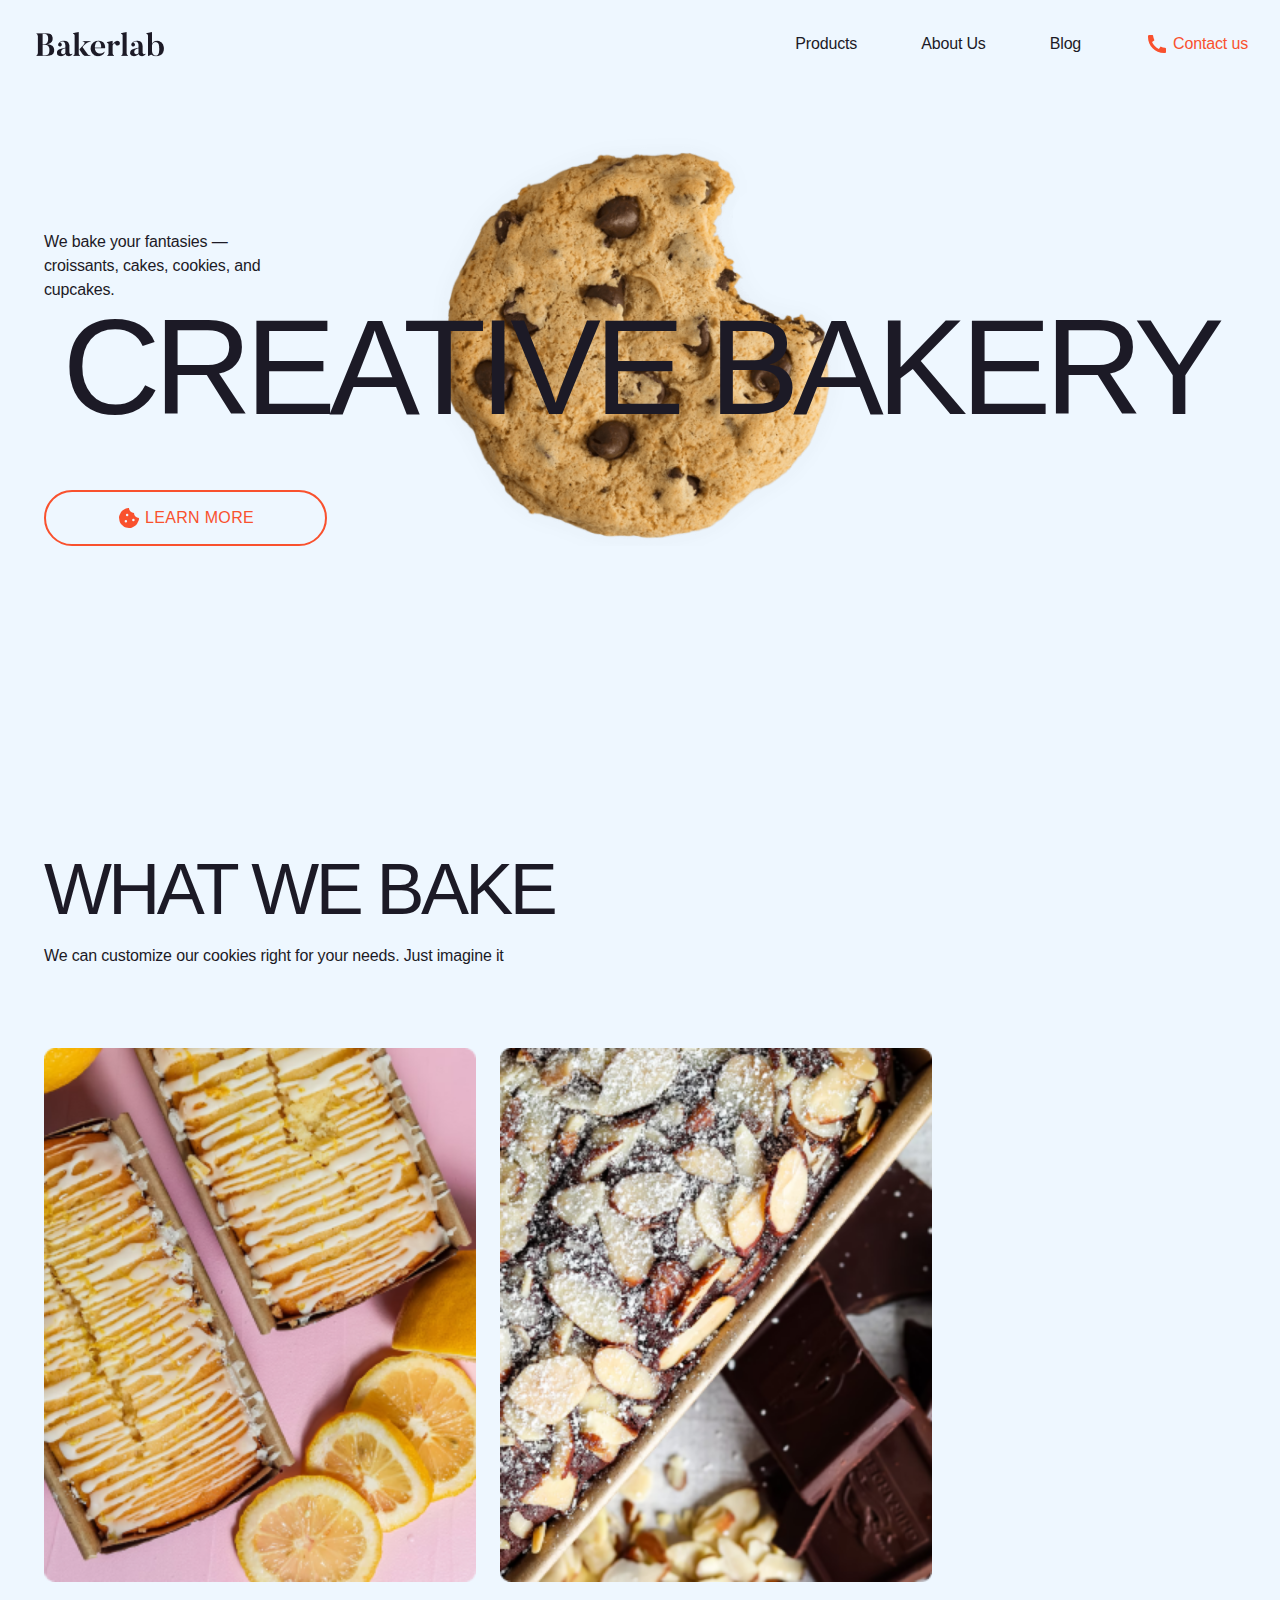
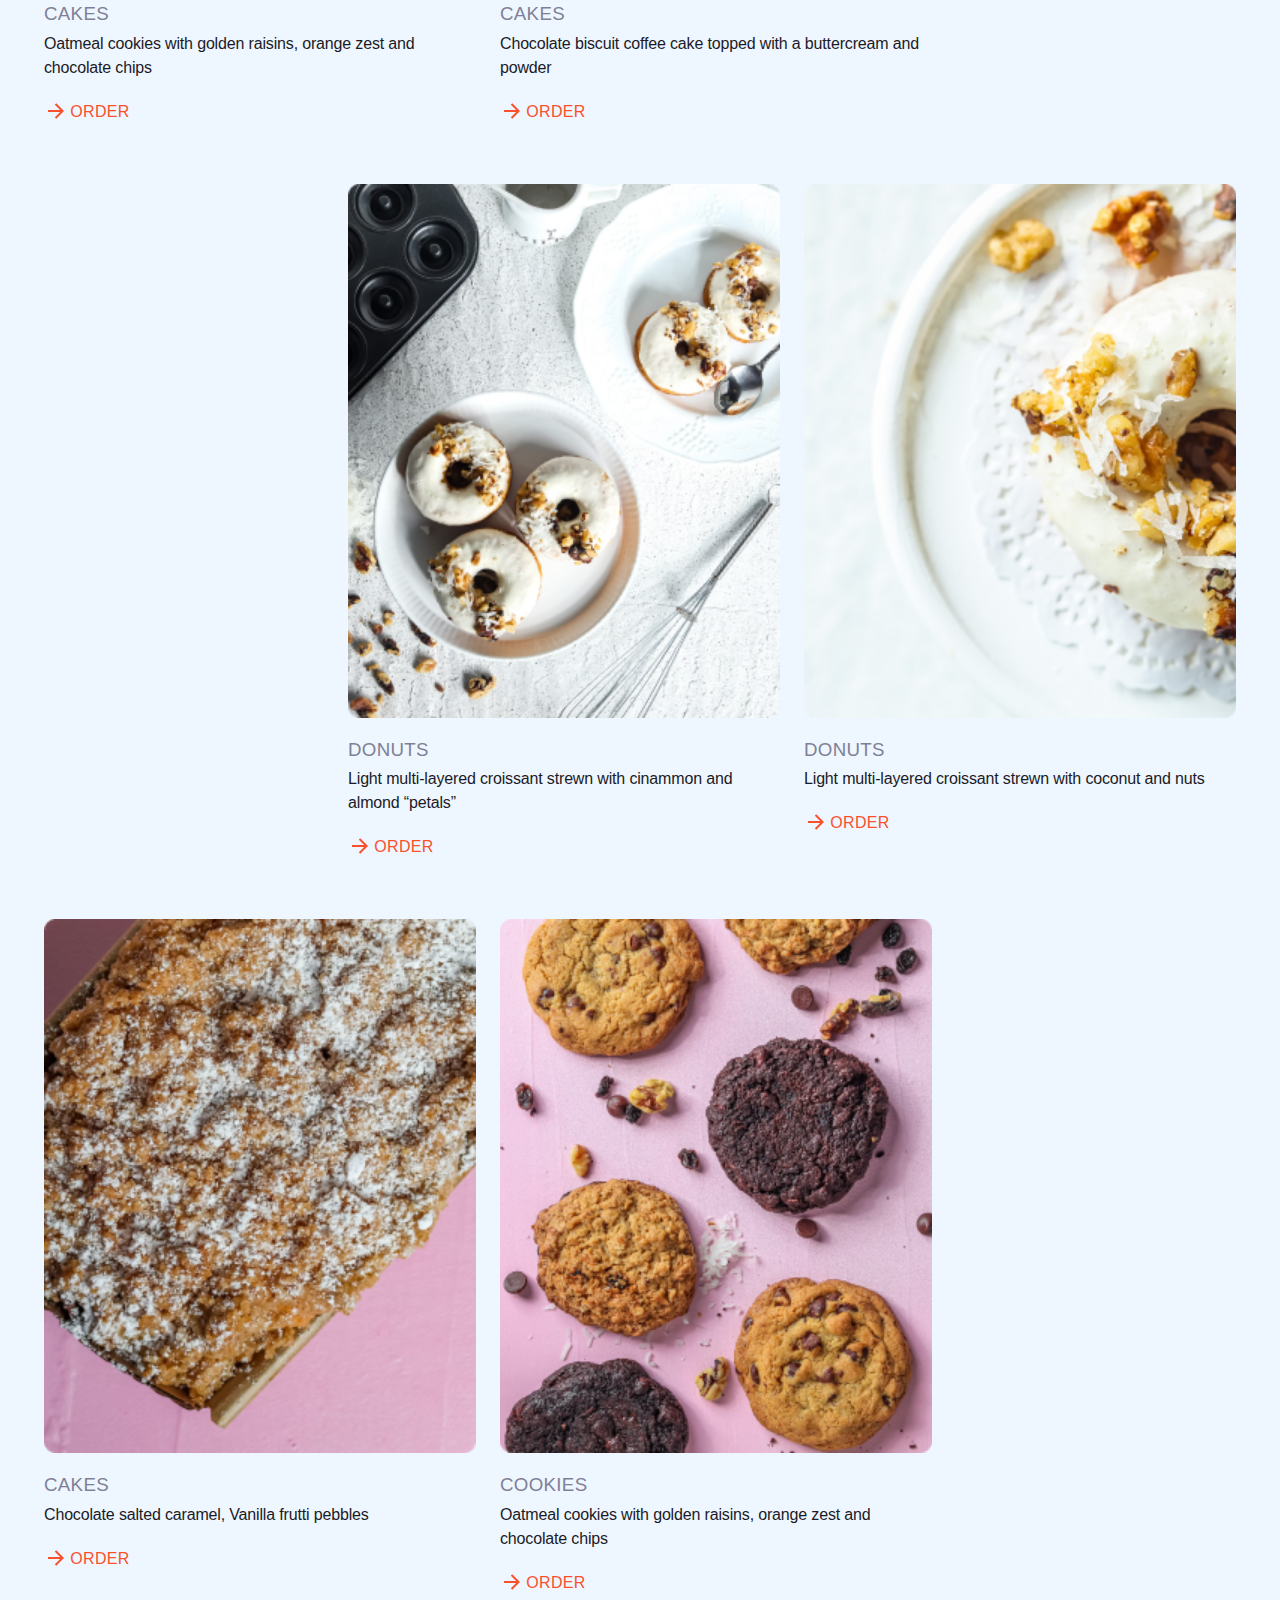
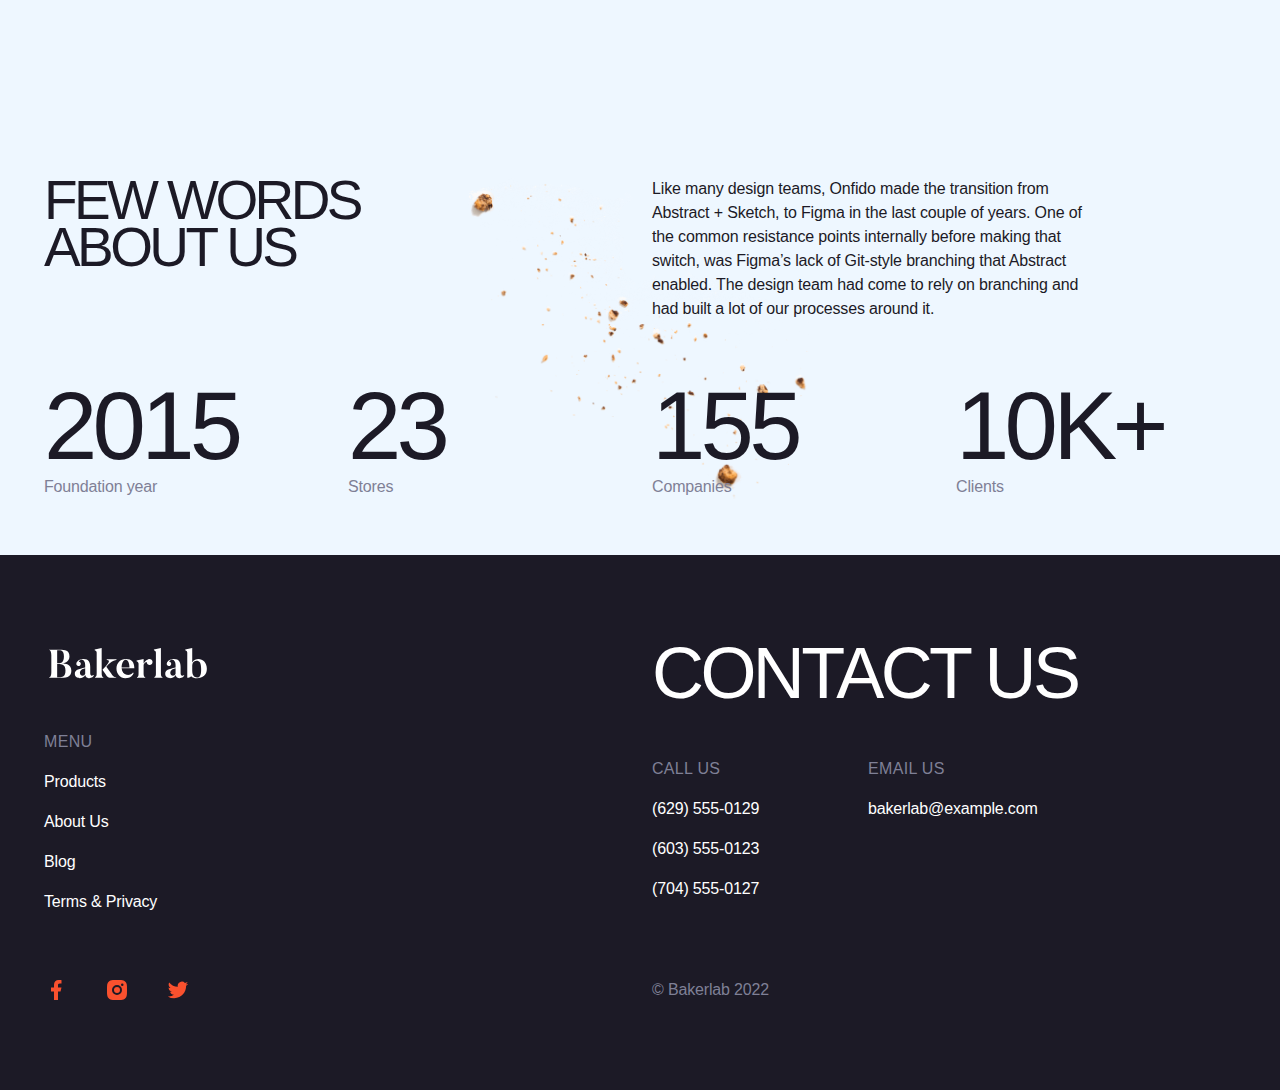
<file: index.html>
<!DOCTYPE html><html lang="en" class="page"><head><meta charset="utf-8"><meta name="viewport" content="width=device-width, initial-scale=1.0"><title>Creative bakery</title><link rel="icon" href="Icon-cookie-favicon.9486764a.png"><link rel="stylesheet" href="index.68ad9c33.css"></head><body class="page__body">  <header class="header"> <div class="top-bar"> <a href="#" class="top-bar__logo-link"> <img class="top-bar__logo" src="Bakerlab-logo.5183a784.svg" alt="Bakery logo"> </a> <a href="#menu" class="icon icon--menu"></a> </div> <div class="header__bottom"> <p class="header__text">We bake your fantasies — croissants, cakes, cookies, and cupcakes.</p> <h1 class="header__title">Creative bakery</h1>  <div class="header__button"> <a href="#about-us" class="header__button-top">Learn more </a> </div> <aside class="menu page__menu" id="menu"> <div class="menu__top top-bar"> <a href="#" class="top-bar__logo"> <img class="menu__logo" src="logo(1).589cf717.png" alt="Bakery logo"> </a> <a href="#" class="icon icon--close"></a> </div> <div class="menu__content"> <nav class="nav"> <ul class="nav__list"> <li class="nav__item"> <a class="nav__link" href="#products"><span>Products</span></a> </li> <li class="nav__item"> <a class="nav__link" href="#about-us">About Us</a> </li> <li class="nav__item"> <a target="_blank" class="nav__link" href="https://www.instagram.com/sgcreativebakery/"> Blog </a> </li> <li class="nav__item"> <a class="nav__link nav__link--contacts" href="#contact-us"> <img class="icon--phone" src="icon-phone.1ce4b8b8.svg" alt="icon-phone"> Contact us </a> </li> </ul> </nav> </div> </aside> </div> </header> <main class="main"> <section class="main__products" id="products"> <h2 class="section section__products">What we bake</h2> <p class="section__products-text">We can customize our cookies right for your needs. Just imagine it</p> <div class="products__wraper"> <article class="product"> <img class="product__photo" src="photo-1.c96aa962.png" alt="Cake"> <h3 class="product__title">Cakes</h3> <p class="product__text">Oatmeal cookies with golden raisins, orange zest and chocolate chips</p> <a href="#footer" class="product__button">Order</a> </article> <article class="product"> <img class="product__photo" src="photo-2.c5d05497.png" alt="Cake"> <h3 class="product__title">Cakes</h3> <p class="product__text">Chocolate biscuit coffee cake topped with a buttercream and powder</p> <a href="#footer" class="product__button">Order</a> </article> <article class="product product--right-3"> <img class="product__photo" src="photo-3.711ce491.png" alt="Donut"> <h3 class="product__title">Donuts</h3> <p class="product__text">Light multi-layered croissant strewn with cinammon and almond “petals”</p> <a href="#footer" class="product__button">Order</a> </article> <article class="product product--right"> <img class="product__photo" src="photo-4.c72adbeb.png" alt="Donut"> <h3 class="product__title">Donuts</h3> <p class="product__text">Light multi-layered croissant strewn with coconut and nuts</p> <a href="#footer" class="product__button">Order</a> </article> <article class="product"> <img class="product__photo" src="photo-5.aa955e34.png" alt="Cake"> <h3 class="product__title">Cakes</h3> <p class="product__text">Chocolate salted caramel, Vanilla frutti pebbles</p> <a href="#footer" class="product__button">Order</a> </article> <article class="product"> <img class="product__photo" src="photo-6.4df023fd.png" alt="Cookie"> <h3 class="product__title">Cookies</h3> <p class="product__text">Oatmeal cookies with golden raisins, orange zest and chocolate chips</p> <a href="#footer" class="product__button">Order</a> </article> </div> </section> <section class="about-us main__about-us" id="about-us"> <h2 class="section section__about-us-title">Few words About us</h2> <p class="section__about-us-text"> Like many design teams, Onfido made the transition from Abstract + Sketch, to Figma in the last couple of years. One of the common resistance points internally before making that switch, was Figma’s lack of Git-style branching that Abstract enabled. The design team had come to rely on branching and had built a lot of our processes around it. </p> <div class="stats"> <div class="stats__stat"> <h3 class="stat__title">2015</h3> <span class="stat__text">Foundation year</span> </div> <div class="stats__stat"> <h3 class="stat__title">23</h3> <span class="stat__text">Stores</span> </div> <div class="stats__stat"> <h3 class="stat__title">155</h3> <span class="stat__text">Companies</span> </div> <div class="stats__stat"> <h3 class="stat__title">10k+</h3> <span class="stat__text">Clients</span> </div> </div> </section> </main> <footer class="footer" id="footer"> <section class="footer__navigation"> <a href="#"> <img class="footer__logo" src="Logo-footer.671620a4.svg" alt="Bakery logo"> </a> <ul class="footer__list"> <li class="footer__item"> <a href="#menu" class="footer__heading">Menu</a> </li> <li class="footer__item"> <a href="#products" class="footer__link">Products</a> </li> <li class="footer__item"> <a href="#about-us" class="footer__link">About Us</a> </li> <li class="footer__item"> <a target="_blank" href="https://www.instagram.com/sgcreativebakery/" class="footer__link"> Blog </a> </li> <li class="footer__item"> <a href="#" class="footer__link">Terms & Privacy</a> </li> </ul> </section> <section class="footer__contact" id="contact-us"> <h2 class="section section__contact-title">Contact us</h2> <div class="footer__phone-number"> <ul class="footer__list"> <li class="footer__item"> <a href="#" class="footer__heading">Call us</a> </li> <li class="footer__item"> <a href="tel:+629 555-0129" class="footer__link">(629) 555-0129</a> </li> <li class="footer__item"> <a href="tel:+603 555-0123" class="footer__link">(603) 555-0123</a> </li> <li class="footer__item"> <a href="tel:+704 555-0127" class="footer__link">(704) 555-0127</a> </li> </ul> </div> <div class="footer__email"> <ul class="footer__list"> <li class="footer__item"> <a href="#" class="footer__heading">Email us</a> </li> <li class="footer__item"> <a href="mailto:bakerlab@example.com" class="footer__link">bakerlab@example.com</a> </li> </ul> </div> </section> <div class="footer__contact-socials"> <a target="_blank" href="https://www.facebook.com/sgcreativebakery/" class="icon icon--facebook"> </a> <a target="_blank" href="https://www.instagram.com/beskweet.bakery/" class="icon icon--instagram"> </a> <a target="_blank" href="https://x.com/The_Bakery_DAO" class="icon icon--twitter"> </a> </div> <p class="footer__end">© Bakerlab 2022</p> </footer> </body></html>
</file>
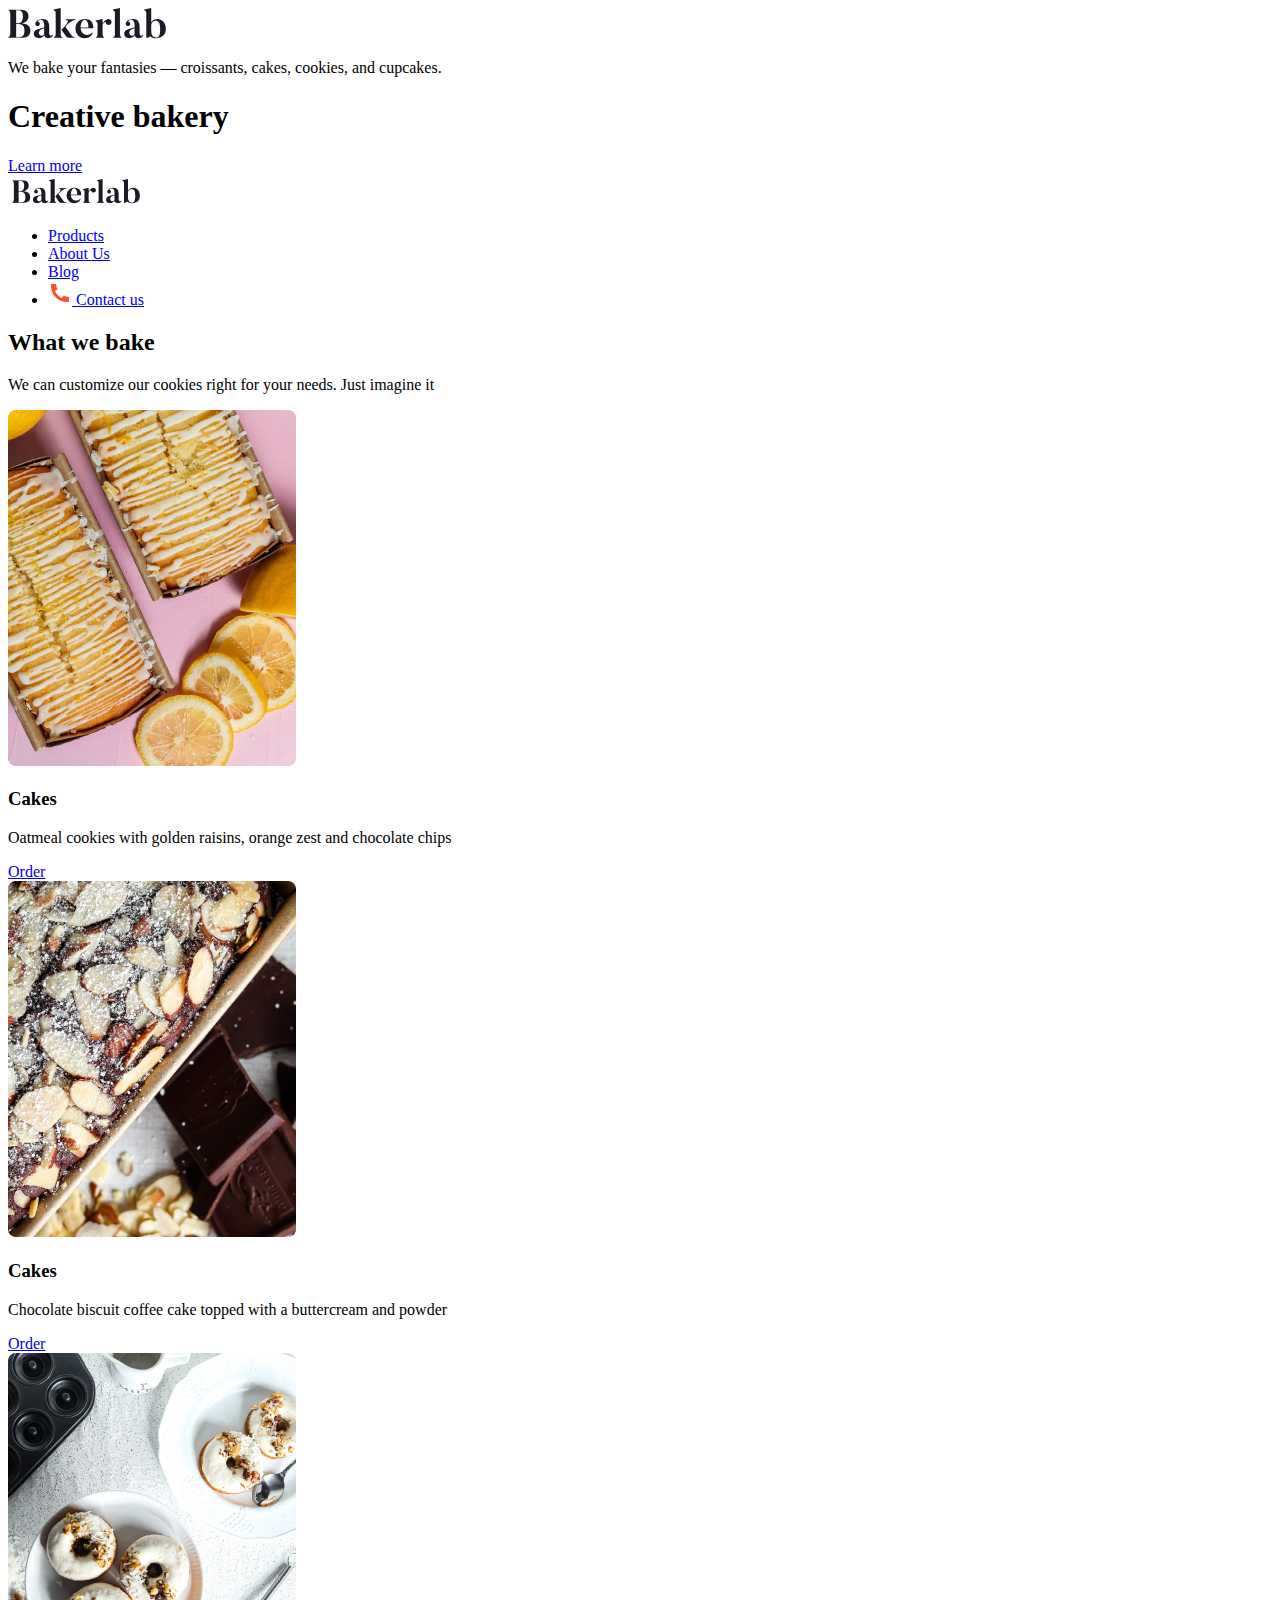
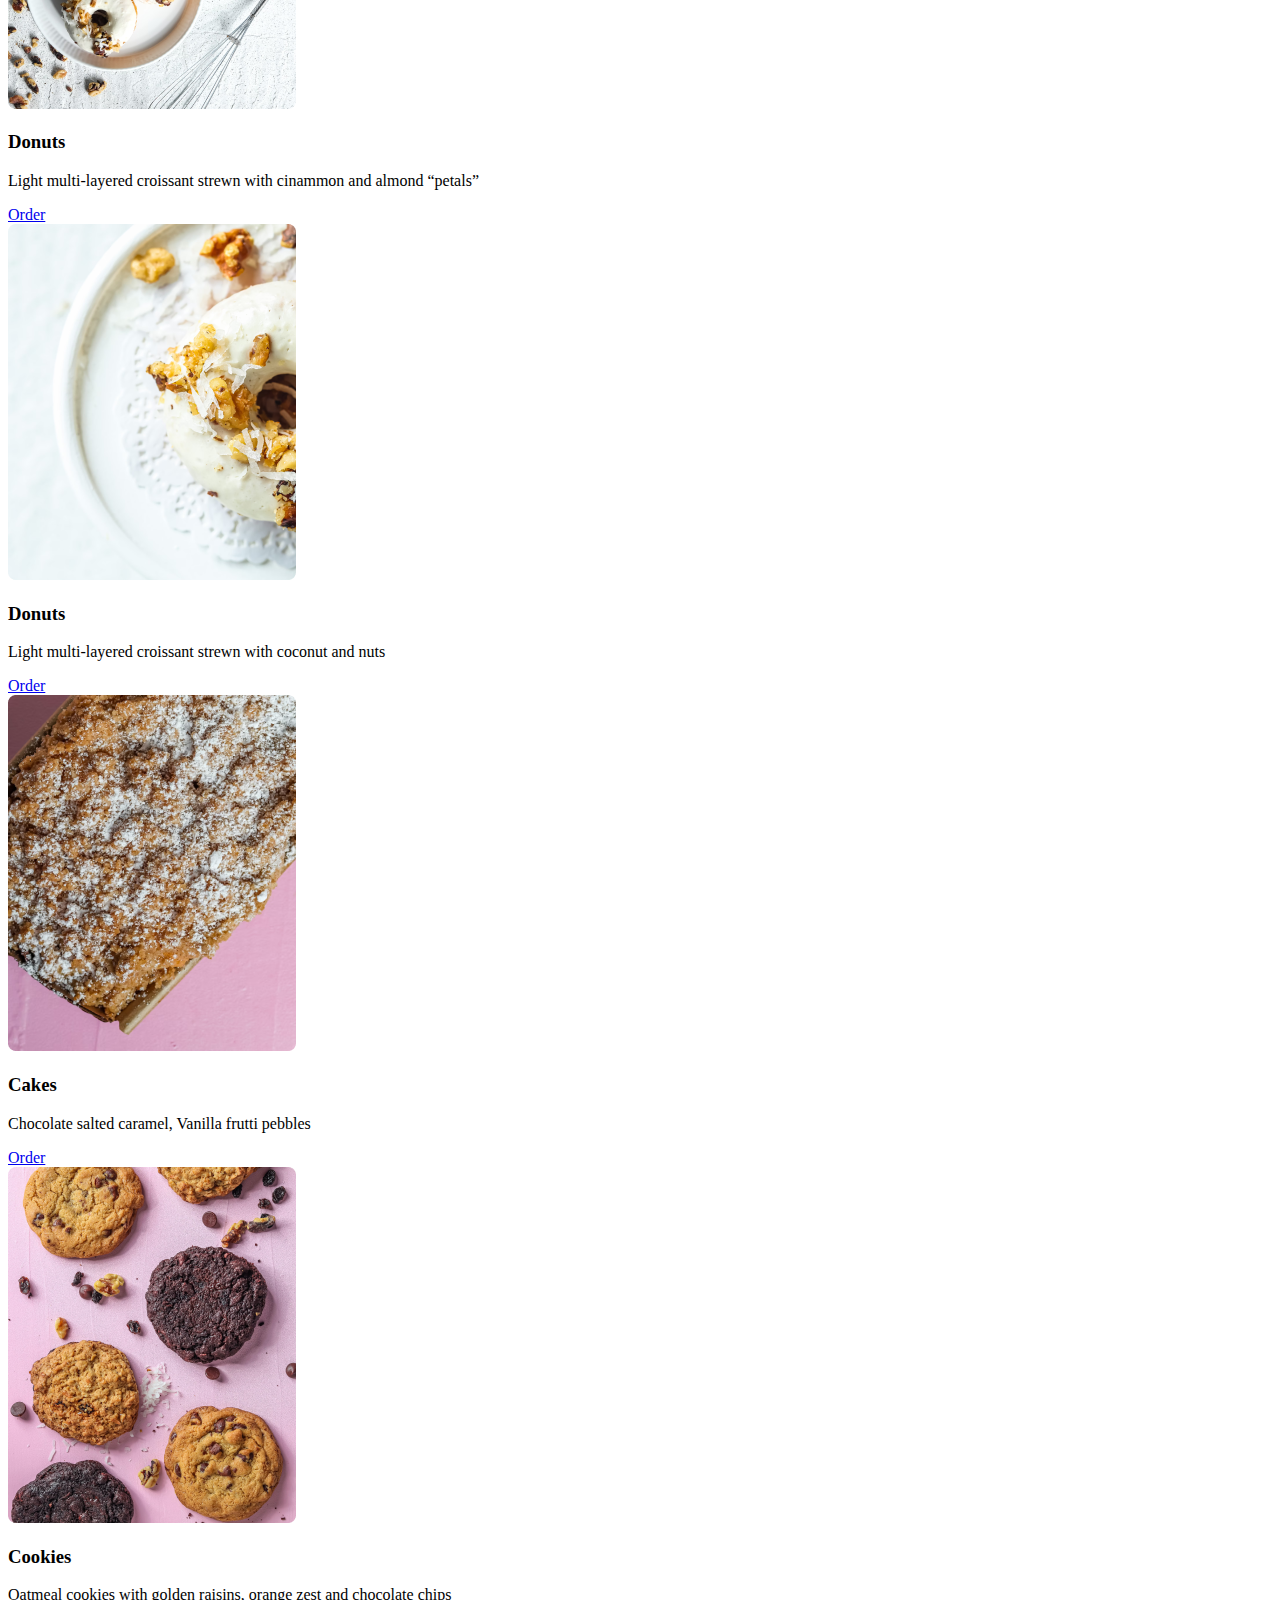
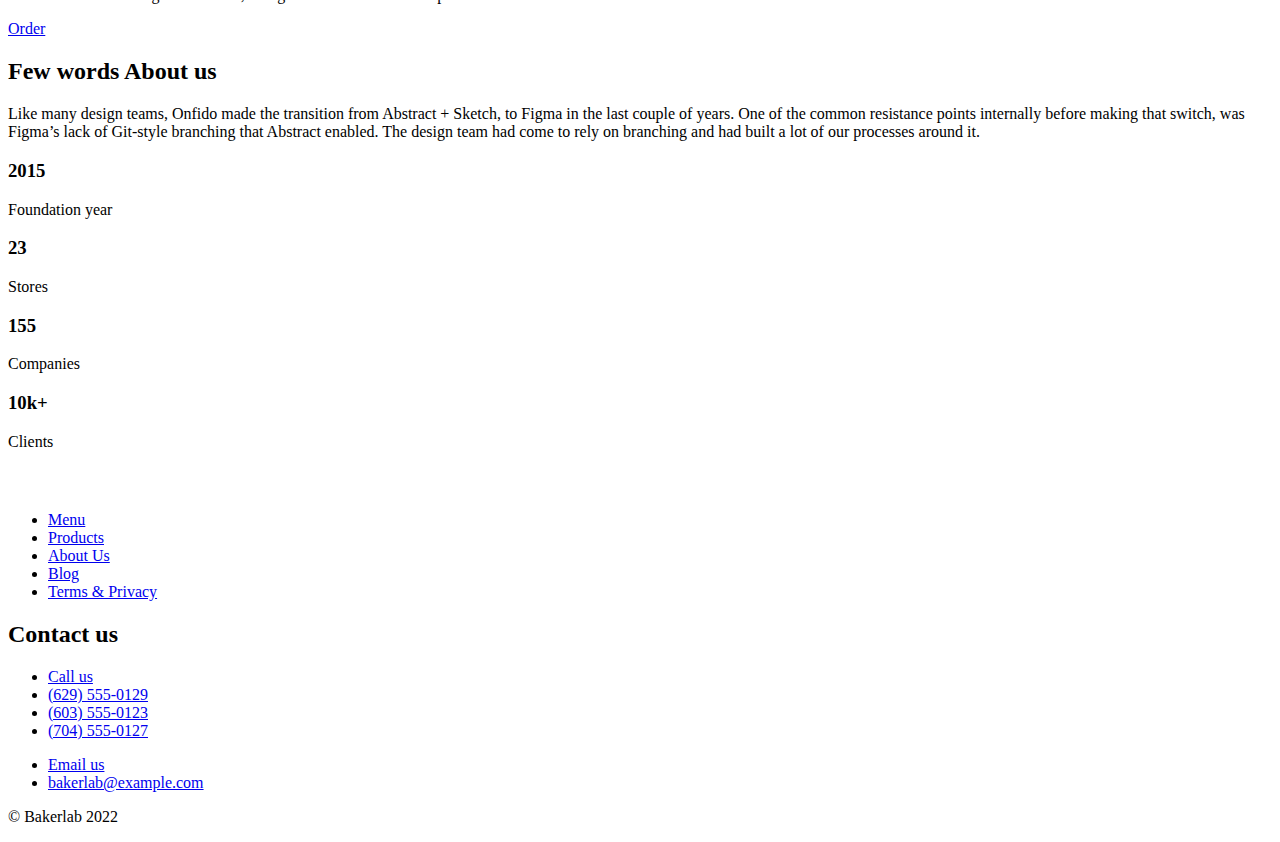
<file: src/index.html>
<!-- #region head -->
<!DOCTYPE html>
<html lang="en" class="page">
  <head>
    <meta charset="UTF-8">
    <meta name="viewport" content="width=device-width, initial-scale=1.0">
    <title>Creative bakery</title>
    <link rel="icon" href="../src/images/Icon-cookie-favicon.png">
    <link rel="stylesheet" href="./styles/style.scss">
  </head>
  <!-- endregion -->
  <body class="page__body">
    <!-- <script type="text/javascript" src="scripts/main.js"></script> -->
    <header class="header">
      <div class="top-bar">
        <a href="#" class="top-bar__logo-link">
          <img
            class="top-bar__logo"
            src="./images/Bakerlab-logo.svg"
            alt="Bakery logo"
          >
        </a>

        <a href="#menu" class="icon icon--menu"></a>
      </div>

      <div class="header__bottom">
        <p class="header__text">We bake your fantasies — croissants, cakes, cookies, and cupcakes.</p>
        <h1 class="header__title">Creative bakery</h1>
        <!-- <div class="header__roast"></div> -->
        <div class="header__button">
          <a href="#about-us" class="header__button-top">Learn more </a>
        </div>

        <aside class="menu page__menu" id="menu">
          <div class="top-bar menu__top">
            <a href="#" class="top-bar__logo">
              <img
                class="menu__logo"
                src="./images/logo(1).png"
                alt="Bakery logo"
              >
            </a>

            <a href="#" class="icon icon--close"></a>
          </div>

          <div class="menu__content">
            <nav class="nav">
              <ul class="nav__list">
                <li class="nav__item">
                  <a class="nav__link" href="#products"><span>Products</span></a>
                </li>
                <li class="nav__item">
                  <a class="nav__link" href="#about-us">About Us</a>
                </li>
                <li class="nav__item">
                  <a
                    target="_blank"
                    class="nav__link"
                    href="https://www.instagram.com/sgcreativebakery/">
                    Blog
                  </a>
                </li>
                <li class="nav__item">
                  <a class="nav__link nav__link--contacts" href="#contact-us">
                    <img
                      class="icon--phone"
                      src="./images/icons/icon-phone.svg"
                      alt="icon-phone"
                    >
                    Contact us
                  </a>
                </li>
              </ul>
            </nav>
          </div>
        </aside>
      </div>
    </header>


    <main class="main">
      <section class="main__products" id="products">
        <h2 class="section section__products">What we bake</h2>
        <p class="section__products-text">We can customize our cookies right for your needs. Just imagine it</p>

        <div class="products__wraper">
          <article class="product">
            <img
              class="product__photo"
              src="./images/photo-1.png"
              alt="Cake"
            >
            <h3 class="product__title">Cakes</h3>
            <p class="product__text">Oatmeal cookies with golden raisins, orange zest and chocolate chips</p>
            <a href="#footer" class="product__button">Order</a>
          </article>

          <article class="product">
            <img
              class="product__photo"
              src="./images/photo-2.png"
              alt="Cake"
            >
            <h3 class="product__title">Cakes</h3>
            <p class="product__text">Chocolate biscuit coffee cake topped with a buttercream and powder</p>
            <a href="#footer" class="product__button">Order</a>
          </article>

          <article class="product product--right-3">
            <img
              class="product__photo"
              src="./images/photo-3.png"
              alt="Donut"
            >
            <h3 class="product__title">Donuts</h3>
            <p class="product__text">Light multi-layered croissant strewn with cinammon and almond “petals”</p>
            <a href="#footer" class="product__button">Order</a>
          </article>

          <article class="product product--right">
            <img
              class="product__photo"
              src="./images/photo-4.png"
              alt="Donut"
            >
            <h3 class="product__title">Donuts</h3>
            <p class="product__text">Light multi-layered croissant strewn with coconut and nuts</p>
            <a href="#footer" class="product__button">Order</a>
          </article>

          <article class="product">
            <img
              class="product__photo"
              src="./images/photo-5.png"
              alt="Cake"
            >
            <h3 class="product__title">Cakes</h3>
            <p class="product__text">Chocolate salted caramel, Vanilla frutti pebbles</p>
            <a href="#footer" class="product__button">Order</a>
          </article>

          <article class="product">
            <img
              class="product__photo"
              src="./images/photo-6.png"
              alt="Cookie"
            >
            <h3 class="product__title">Cookies</h3>
            <p class="product__text">Oatmeal cookies with golden raisins, orange zest and chocolate chips</p>
            <a href="#footer" class="product__button">Order</a>
          </article>
        </div>
      </section>

      <section class="main__about-us about-us " id="about-us">
        <h2 class="section section__about-us-title">Few words About us</h2>
        <p class="section__about-us-text">
          Like many design teams, Onfido made the transition from Abstract + Sketch, to Figma in the last couple of years. One of the common resistance points internally before making that switch, was Figma’s lack of Git-style branching that Abstract enabled. The design team had come to rely on branching and had built a lot of our processes around it.
        </p>

        <div class="stats">
          <div class="stats__stat">
            <h3 class="stat__title">2015</h3>
            <span class="stat__text">Foundation year</span>
          </div>

          <div class="stats__stat">
            <h3 class="stat__title">23</h3>
            <span class="stat__text">Stores</span>
          </div>

          <div class="stats__stat">
            <h3 class="stat__title">155</h3>
            <span class="stat__text">Companies</span>
          </div>

          <div class="stats__stat">
            <h3 class="stat__title">10k+</h3>
            <span class="stat__text">Clients</span>
          </div>
        </div>

      </section>
    </main>

    <footer class="footer" id="footer">
      <section class="footer__navigation">
        <a href="#">
          <img
            class="footer__logo"
            src="./images/Logo-footer.svg"
            alt="Bakery logo">
        </a>
        <ul class="footer__list">
          <li class="footer__item">
            <a href="#menu" class="footer__heading">Menu</a>
          </li>
          <li class="footer__item">
            <a href="#products" class="footer__link">Products</a>
          </li>
          <li class="footer__item">
            <a href="#about-us" class="footer__link">About Us</a>
          </li>
          <li class="footer__item">
            <a
              target="_blank"
              href="https://www.instagram.com/sgcreativebakery/"
              class="footer__link">
              Blog
            </a>
          </li>
          <li class="footer__item">
            <a href="#" class="footer__link">Terms & Privacy</a>
          </li>
        </ul>
      </section>
      <section class="footer__contact" id="contact-us">
        <h2 class="section section__contact-title">Contact us</h2>
        <div class="footer__phone-number">
          <ul class="footer__list">
            <li class="footer__item">
              <a href="#" class="footer__heading">Call us</a>
            </li>
            <li class="footer__item">
              <a href="tel:+629 555-0129" class="footer__link">(629) 555-0129</a>
            </li>
            <li class="footer__item">
              <a href="tel:+603 555-0123" class="footer__link">(603) 555-0123</a>
            </li>
            <li class="footer__item">
              <a href="tel:+704 555-0127" class="footer__link">(704) 555-0127</a>
            </li>
          </ul>
        </div>

        <div class="footer__email">
          <ul class="footer__list">
            <li class="footer__item">
              <a href="#" class="footer__heading">Email us</a>
            </li>
            <li class="footer__item">
              <a href="mailto:bakerlab@example.com" class="footer__link">bakerlab@example.com</a>
            </li>
          </ul>
        </div>

      </section>
      <div class="footer__contact-socials">
        <a
          target="_blank"
          href="https://www.facebook.com/sgcreativebakery/"
          class="icon icon--facebook">
        </a>

        <a
          target="_blank"
          href="https://www.instagram.com/beskweet.bakery/"
          class="icon icon--instagram">
        </a>

        <a
          target="_blank"
          href="https://x.com/The_Bakery_DAO"
          class="icon icon--twitter">
        </a>
      </div>

      <p class="footer__end">© Bakerlab 2022</p>
    </footer>
  </body>
</html>
</file>
<file: index.68ad9c33.css>
h1{font-family:Inter,sans-serif;font-weight:400}@font-face{font-family:Roboto;src:url(Roboto-Regular-webfont.55e67705.woff)format("woff");font-weight:400;font-style:normal}.icon{width:24px;height:24px;transition:transform .3s;display:block}.icon:hover{transform:scale(1.2)}.icon--menu{background-image:url(icon-menu.9a00fc6e.svg)}@media (min-width:1280px){.icon--menu{display:none}}.icon--menu:hover{background-image:url(icon-menu-hover.546367e1.svg)}.icon--close{background-image:url(icon-close.306f0f22.svg)}@media (min-width:1280px){.icon--close{display:none}}.icon--close:hover{background-image:url(icon-close-hover.9830a0b0.svg);background-position:50%;background-repeat:no-repeat}.icon--phone{padding-right:4px}.icon--facebook{background-image:url(Icon-facebook.988bc575.svg)}.icon--instagram{background-image:url(Icon-instagram.aaaceca0.svg)}.icon--twitter{background-image:url(Icon-twitter.43bd7872.svg)}.header{box-sizing:border-box;background-image:url(Cookie2.ccebac01.png);background-position:50% 75%;background-repeat:no-repeat;background-size:288px 290px;margin:0}@media (min-width:640px){.header{background-position:50% 58%;background-size:326px 328px}}@media (min-width:1280px){.header{background-position:50% 70px;background-size:544px 546px}}.header__bottom{-ms-flex-direction:column;flex-direction:column;margin-bottom:40px;padding-left:16px;padding-right:16px;display:-ms-flexbox;display:flex}@media (min-width:640px){.header__bottom{margin-bottom:228px}}@media (min-width:1280px){.header__bottom{margin-bottom:161px}}@media (min-width:1440px){.header__bottom{margin-bottom:112px}}@media (min-width:640px){.header__bottom{padding-left:44px;padding-right:44px}}@media (min-width:1440px){.header__bottom{max-width:1440px;margin-left:auto;margin-right:auto;padding-left:124px;padding-right:124px}}.header__text{text-align:center;margin:32px 0}@media (min-width:640px){.header__text{width:280px;margin:80px 0 146px;display:-ms-flexbox;display:flex}.header__text:not(:is(:lang(ae),:lang(ar),:lang(arc),:lang(bcc),:lang(bqi),:lang(ckb),:lang(dv),:lang(fa),:lang(glk),:lang(he),:lang(ku),:lang(mzn),:lang(nqo),:lang(pnb),:lang(ps),:lang(sd),:lang(ug),:lang(ur),:lang(yi))){text-align:left}.header__text:is(:lang(ae),:lang(ar),:lang(arc),:lang(bcc),:lang(bqi),:lang(ckb),:lang(dv),:lang(fa),:lang(glk),:lang(he),:lang(ku),:lang(mzn),:lang(nqo),:lang(pnb),:lang(ps),:lang(sd),:lang(ug),:lang(ur),:lang(yi)){text-align:right}}@media (min-width:1280px){.header__text{width:260px;margin:135px 0 8px}}.header__title{text-align:center;letter-spacing:-3.2px;text-transform:uppercase;margin:0 0 290px;font-size:64px;line-height:85%}@media (min-width:640px){.header__title{letter-spacing:-4px;margin-bottom:210px;font-size:80px}}@media (min-width:1280px){.header__title{letter-spacing:-6.8px;margin-bottom:64px;font-size:136px}}.header__button{-ms-flex-pack:center;justify-content:center;height:56px;margin:0;display:-ms-flexbox;display:flex}@media (min-width:1280px){.header__button{-ms-flex-pack:start;justify-content:flex-start}}.header__button-top{color:#f9512e;letter-spacing:.32px;text-transform:uppercase;cursor:pointer;background-color:#eef7ff;border:2px solid #f9512e;border-radius:32px;-ms-flex-align:center;align-items:center;gap:4px;padding:20px 71px;font-weight:500;line-height:100%;text-decoration:none;display:-ms-flexbox;display:flex}.header__button-top:before{content:"";background-image:url(icon-cookie2-button.4467c2fb.svg);width:24px;height:24px}.header__button-top:hover{color:#fff;background:#f9512e}.header__button-top:hover:before{background-image:url(Icon-cookie-hover.76c1cf84.svg)}.header__button-top:focus{color:#fff;background-color:#b2341a;border:2px solid #b2341a}.header__button-top:focus:before{background-image:url(Icon-cookie-hover.76c1cf84.svg)}.top-bar{-ms-flex-pack:justify;justify-content:space-between;-ms-flex-align:center;align-items:center;padding:16px;display:-ms-flexbox;display:flex}@media (min-width:1280px){.top-bar{align-items:baseline;padding:28px 32px}}.top-bar__logo{height:32px;transition:transform .3s}.top-bar__logo:hover{transform:scale(1.2)}.menu{box-sizing:border-box;z-index:1;background-color:#eef7ff;height:100%}@media (min-width:1280px){.menu{-ms-flex-pack:justify;justify-content:space-between;height:88px;display:-ms-flexbox;display:flex}}.menu__top{margin-bottom:132px}.menu__content{padding-left:16px;padding-right:16px}@media (min-width:640px){.menu__content{padding-left:44px;padding-right:44px}}@media (min-width:1440px){.menu__content{max-width:1440px;margin-left:auto;margin-right:auto;padding-left:124px;padding-right:124px}}@media (min-width:1280px){.menu__content{padding-right:32px;display:-ms-flexbox;display:flex}}@media (min-width:1440px){.menu__content{margin-left:0;margin-right:0}}.nav{text-align:center;-ms-flex-pack:center;justify-content:center;-ms-flex-align:center;align-items:center;display:-ms-flexbox;display:flex}.nav__list{-ms-flex-direction:column;flex-direction:column;gap:24px;margin:0;padding:0;list-style:none;display:-ms-flexbox;display:flex}@media (min-width:1280px){.nav__list{-ms-flex-direction:row;flex-direction:row;gap:64px}}.nav__link{color:inherit;-ms-flex-pack:center;justify-content:center;-ms-flex-align:center;align-items:center;text-decoration:none;display:-ms-flexbox;display:flex;position:relative}.nav__link:after{content:"";transform-origin:0;background-color:#f9512e;width:100%;height:1px;transition:transform .3s;display:block;position:absolute;bottom:-8px;transform:scale(0)}.nav__link:hover:after{transform:scale(1)}.nav__link--contacts{color:#f9512e;-ms-flex-pack:center;justify-content:center;-ms-flex-align:center;align-items:center;display:-ms-flexbox;display:flex}.page{color:#1c1a26;letter-spacing:-.16px;scroll-behavior:smooth;background:#eef7ff;font-family:Inter,sans-serif;font-size:16px;font-style:normal;font-weight:400;line-height:150%}.page:has(.page__menu:target){overflow:hidden}.page__body{min-width:320px;margin:0}.page__menu{opacity:0;pointer-events:none;transition:all,all .7s;position:absolute;top:0;left:0;right:0;transform:translate(-100%)}.page__menu:target{opacity:1;pointer-events:all;transform:translate(0)}@media (min-width:1280px){.page__menu{opacity:1;pointer-events:all;-ms-flex-pack:justify;justify-content:space-between;transition:all,all .1s;transform:translate(0)}}.section{letter-spacing:-2.4px;text-transform:uppercase;margin:0;font-size:48px;font-weight:400;line-height:85%}@media (min-width:640px){.section{letter-spacing:-2.8px;font-size:56px}}@media (min-width:1280px){.section{letter-spacing:-3.6px;font-size:72px}}.section__products{padding-top:64px}@media (min-width:640px){.section__products{padding-top:0}}@media (min-width:1280px){.section__products{padding-top:152px}}.section__products-text{grid-column:1/-1;margin:24px 0 56px}@media (min-width:640px){.section__products-text{margin-bottom:80px}}@media (min-width:1440px){.section__products{padding-top:178px}}.section__about-us-title{grid-column:span 2;margin-bottom:32px;font-size:55px}@media (min-width:640px){.section__about-us-title{grid-column:span 4}}@media (min-width:1280px){.section__about-us-title{grid-column:span 3}}.section__about-us-text{grid-column:span 2;margin:0 0 64px}@media (min-width:640px){.section__about-us-text{grid-column:span 4}}@media (min-width:1280px){.section__about-us-text{grid-column:5/8}}.section__contact-title{color:#fff;grid-column:span 2}.main{padding-left:16px;padding-right:16px}@media (min-width:640px){.main{padding-left:44px;padding-right:44px}}@media (min-width:1440px){.main{max-width:1440px;margin-left:auto;margin-right:auto;padding-left:124px;padding-right:124px}}.main__products{margin-bottom:72px}@media (min-width:640px){.main__products{margin-bottom:152px}}@media (min-width:1280px){.main__products{margin-bottom:178px}}.products__wraper{--columns:2;grid-template-columns:repeat(var(--columns),1fr);gap:56px 16px;display:grid}@media (min-width:640px){.products__wraper{--columns:8;column-gap:24px}}@media (min-width:1280px){.products__wraper{--columns:8;column-gap:24px}}.product{grid-column:span 2;margin:0}.product__photo{width:100%;transition:transform .3s}.product__photo:hover{transform:scale(1.05)}@media (min-width:640px){.product{grid-column:span 4}}@media (min-width:1280px){.product{grid-column:span 3}.product--right-3{grid-column:3/6}.product--right-4{grid-column:6/-1}}.product__title{color:#7f8096;letter-spacing:.32px;text-transform:uppercase;margin:16px 0 8px;font-weight:500;line-height:100%}.product__text{margin:0 0 16px}.product__button{letter-spacing:.32px;text-transform:uppercase;color:#f9512e;background-image:url(icon-arrow-order1.ea1a5a9f.png);background-position:0 3px;background-repeat:no-repeat;-ms-flex-pack:distribute;justify-content:space-around;-ms-flex-align:center;align-items:center;gap:4px;width:112px;height:24px;padding:4px 0;text-decoration:none;display:-ms-flexbox;display:flex;position:relative}.product__button:after{content:"";transform-origin:0;background-color:red;width:100%;height:1px;transition:transform .3s;display:block;position:absolute;bottom:-8px;transform:scale(0)}.product__button:hover:after{transform:scale(1)}.about-us{--columns:2;grid-template-columns:repeat(var(--columns),1fr);background-image:url(crumbs-bg-photo2.777e5375.png);background-position:50%;background-repeat:no-repeat;background-size:contain;column-gap:16px;margin-bottom:72px;display:grid}@media (min-width:640px){.about-us{--columns:8;column-gap:24px}}@media (min-width:1280px){.about-us{--columns:8;column-gap:24px}}@media (min-width:640px){.about-us{margin-bottom:152px}}@media (min-width:1280px){.about-us{margin-bottom:56px}}.stats{--columns:2;grid-template-columns:repeat(var(--columns),1fr);grid-column:1/-1;gap:48px 16px;display:grid}@media (min-width:640px){.stats{--columns:8;column-gap:24px}}@media (min-width:1280px){.stats{--columns:8;column-gap:24px}}.stats__stat{grid-column:span 2}@media (min-width:640px){.stats__stat{grid-column:span 4}}@media (min-width:1280px){.stats__stat{grid-column:span 2}}.stat__title{letter-spacing:-4.8px;text-transform:uppercase;margin:0 0 8px;font-size:96px;font-weight:400;line-height:85%}.stat__text{color:#7f8096}.footer{--columns:2;grid-template-columns:repeat(var(--columns),1fr);background-color:#1c1a26;gap:64px 16px;padding:56px 16px;display:grid}@media (min-width:640px){.footer{--columns:8;column-gap:24px}}@media (min-width:1280px){.footer{--columns:8;column-gap:24px}}@media (min-width:640px){.footer{padding:88px 44px}}@media (min-width:1440px){.footer{padding:88px 124px}}.footer__navigation{grid-column:span 2}@media (min-width:640px){.footer__navigation{grid-column:1/4}}.footer__logo{cursor:pointer;height:40px;margin-bottom:40px}.footer__logo:hover{transition:transform .3s}.footer__logo:hover:hover{transform:scale(1.2)}.footer__list{-ms-flex-direction:column;flex-direction:column;gap:16px;margin:0;padding:0;list-style:none;display:-ms-flexbox;display:flex}.footer__heading{color:#7f8096;letter-spacing:.32px;text-transform:uppercase;font-weight:500;line-height:100%;text-decoration:none}.footer__link{color:#fff;text-decoration:none;position:relative}.footer__link:after{content:"";transform-origin:0;background-color:#fff;width:100%;height:1px;transition:transform .3s;display:block;position:absolute;bottom:-8px;transform:scale(0)}.footer__link:hover:after{transform:scale(1)}.footer__contact{grid-column:span 2;row-gap:40px;display:grid}@media (min-width:640px){.footer__contact{grid-column:5/8}}@media (min-width:1280px){.footer__contact{grid-template-columns:repeat(2,1fr)}}.footer__email{grid-column:span 2}@media (min-width:1280px){.footer__email{grid-column:span 1}}.footer__contact-socials{grid-template-columns:repeat(3,29px);column-gap:32px;display:grid}@media (min-width:640px){.footer__contact-socials{grid-column:1/4}}.footer__end{color:#7f8096;grid-column:span 2;margin:0}@media (min-width:640px){.footer__end{grid-column:5/8}}.footer__phone-number{grid-column:span 2}@media (min-width:1280px){.footer__phone-number{grid-column:span 1}}
/*# sourceMappingURL=index.68ad9c33.css.map */
</file>
